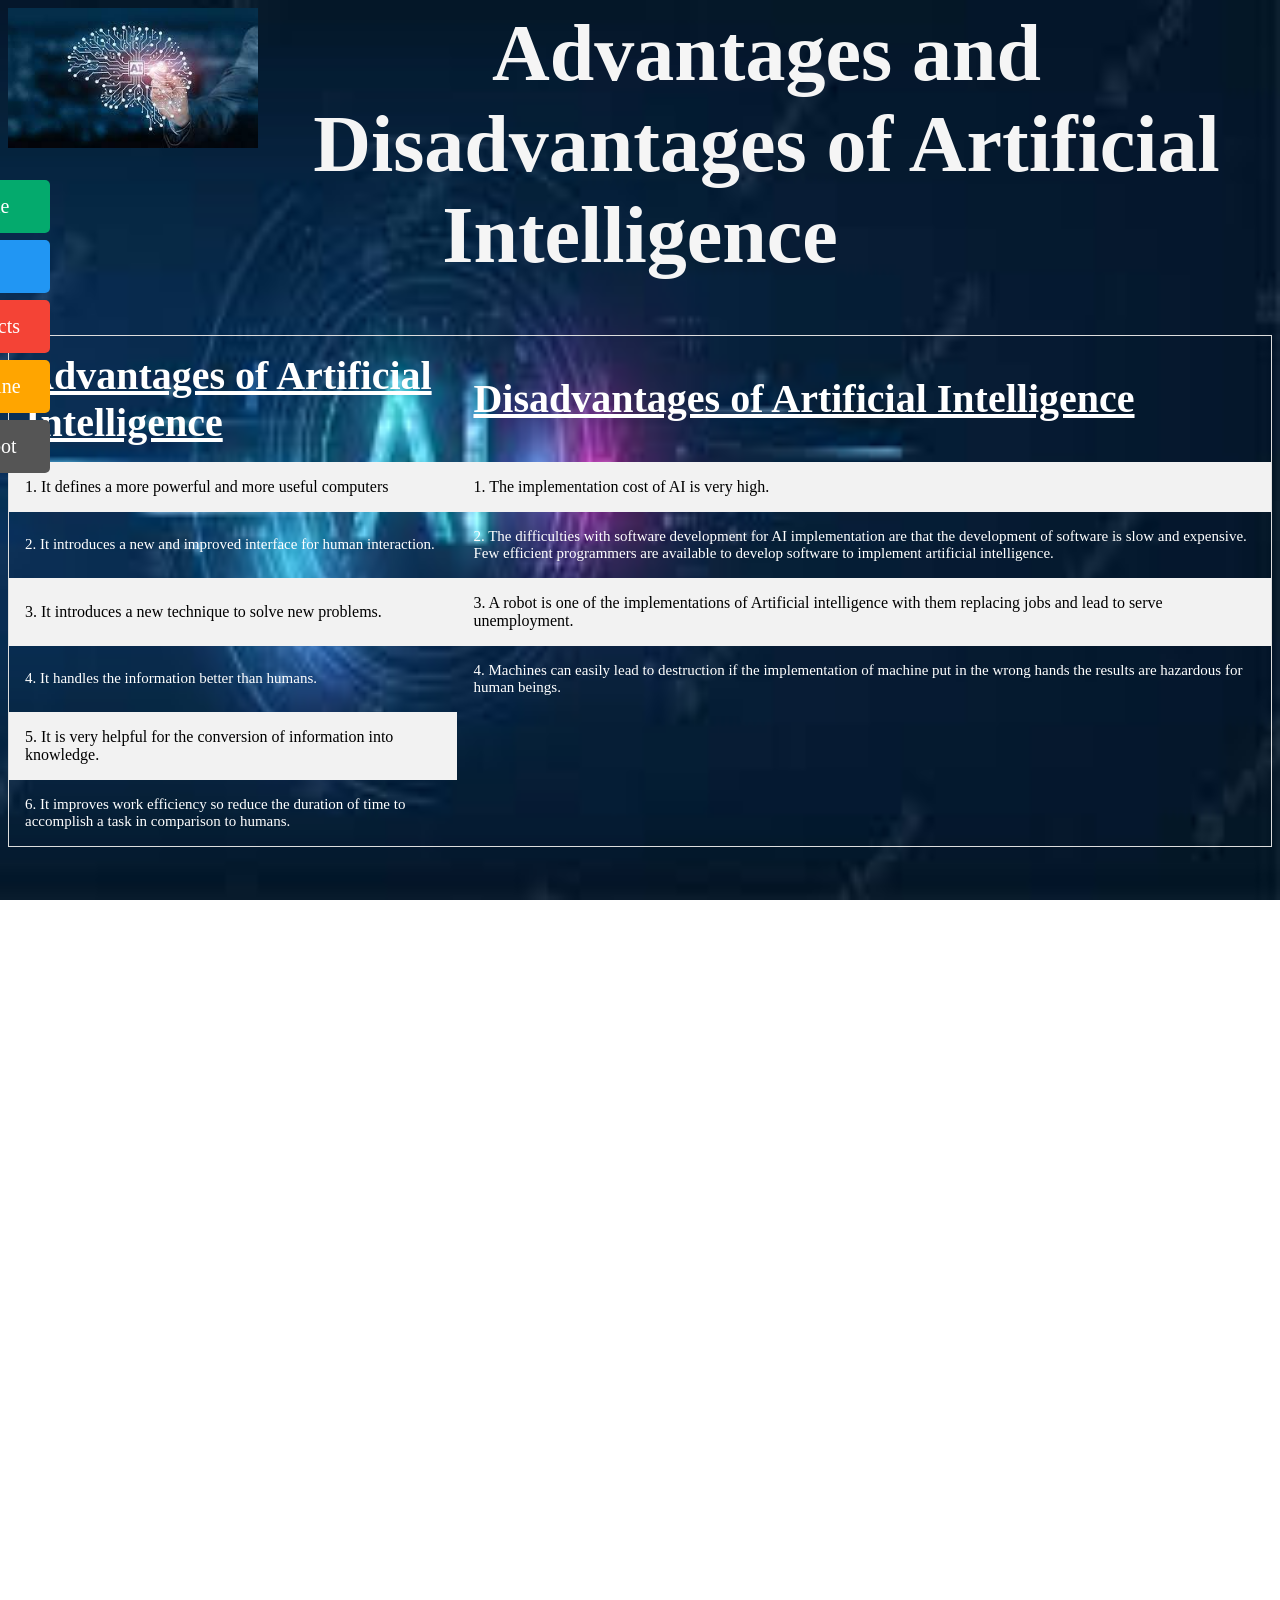
<file: AI.html>
<html>
  <head>
	<title>AI</title>
    <link rel="icon" type="image/x-icon" href="AI LOGO.png">
  <link href="https://fonts.googleapis.com/css2?family=Anton&display=swap" rel="stylesheet">
 <link href="https://fonts.googleapis.com/css2?family=Montserrat:wght@900&display=swap" rel="stylesheet">
  </head>
  <body >

    <div class="geeks">
        <img src=
"download.jfif""height="250" width="250"
            alt="Geeks Image" 
            align='left'>
    </div>

	<center>
    
<style>
  #mySidenav a {
  position: absolute;
  left: -80px;
  transition: 0.3s;
  padding: 15px;
  width: 100px;
  text-decoration: none;
  font-size: 20px;
  color: white;
  border-radius: 0 5px 5px 0;
}

#mySidenav a:hover {
  left: 0;
}

#about {
  top: 180px;
  background-color: #04AA6D;

}
#blog {
  top: 240px;
  background-color: #2196F3;
}

#projects {
  top: 300px;
  background-color: #f44336;
}
#timeline {
  top: 360px;
  background-color:#ffa500
}
#contact {
  top: 420px;
  background-color: #555
}
 

.content {
  padding: 100px 0;
  margin: 50px auto 0 auto;
  width: 80%;
}
     body {
       background-image: url('download (1).jfif');
  background-repeat: no-repeat;
  background-attachment: fixed; 
  background-size: 100% 100%;
}
    .geeks:hover img {
        transform: scale(1.5);
         transition: 0.5s all ease-in-out;
    

       }
          
    
  table {
  border-collapse: collapse;
  border-spacing: 0;
  width: 100%;
  border: 1px solid #ddd;
}

th, td {
  text-align: left;
  padding: 16px;
}

tr:nth-child(even) {
  background-color: #f2f2f2;
}

    
 

</style>
</head>
<body>

<h1 style="font-size:80px;font-family:Segoe Script;color: whitesmoke;">Advantages and Disadvantages of Artificial Intelligence</h1>
 
<table>
  <tr>
    <th style="font-size:40px;font-family:Calibri;color: white;"><u><b>Advantages of Artificial Intelligence</b></u></th>
    <th style="font-size:40px;font-family:Calibri;color: white;"><u><b>Disadvantages of Artificial Intelligence</b></u></th>
 
  </tr>
  <tr>
    <td >1.  It defines a more powerful and more useful computers</td>
    <td >1. The implementation cost of AI is very high.</td>
   
  </tr>
  <tr>
    <td style="font-size:15px;font-family:Calibri;color: white;">2. It introduces a new and improved interface for human interaction.</td>
    <td style="font-size:15px;font-family:Calibri;color: white;">2. The difficulties with software development for AI implementation are that the development of software is slow and expensive. Few efficient programmers are available to develop software to implement artificial intelligence.</td>

  </tr>

    <tr>
    <td>3. It introduces a new technique to solve new problems.</td>
    <td >3. A robot is one of the implementations of Artificial intelligence with them replacing jobs and lead to serve unemployment.</td>

  </tr>

    <tr>
    <td style="font-size:15px;font-family:Calibri;color: white;">4. It handles the information better than humans.</td>
    <td style="font-size:15px;font-family:Calibri;color: white;">4. Machines can easily lead to destruction if the implementation of machine put in the wrong hands the results are hazardous for human beings.</td>

  </tr>

    <tr>
    <td >5. It is very helpful for the conversion of information into knowledge.</td>
   

  </tr>


    <tr>
    <td style="font-size:15px;font-family:Calibri;color: white;">6. It improves work efficiency so reduce the duration of time to accomplish a task in comparison to humans.</td>
   

  </tr>
 
</table>
</style>
 <b>
   <div class="ul">
  <u style="font-size:80px;font-family:Segoe Script;color: white;"><i><b>	<p style="font-size:80px;font-family:Segoe Script;color: white;">What is Artificial Intelligence ?</p></u></i></b>
    </b></div>

    <p style="font-size:60px;font-family:COPPERPLATE;color: white;"> Artificial intelligence refers to the simulation of human intelligence in a machine that is programmed to think like humans. The idea of artificial intelligence initially begins by the computer scientist from 1943 to 1956. A model proposed by Alan Turing which is known as the Turing test. A Turing test is an algorithm that computes the data similar to human nature and behavior for proper response.

Since this Turing test proposed by Alan Turing which plays one of the most important roles in the development of artificial intelligence, So Alan Turing is known as the father of artificial intelligence. This test is based on the principle of human intelligence defined by a machine and execute the task simpler than the human.  

The goal of artificial intelligence includes learning, reasoning, and Perception. As technology advances the machine that calculates basic operation recognized by a specific type of system which requires a machine to optimize through embodied artificial intelligence. So we can say that artificial intelligence is beneficial for different industries where machines are wired for performing complex tasks with the help of artificial intelligence. The artificial intelligence approaches also in mathematics, computer science, linguistics, psychology, space science and so more.<p/> 
 <style>
/* width */
::-webkit-scrollbar {
  width: 15px;
}

/* Track */
::-webkit-scrollbar-track {
  box-shadow: inset 0 0 5px grey; 
  border-radius: 10px;
}
 
/* Handle */
::-webkit-scrollbar-thumb {
  background: blueviolet; 
  border-radius: 10px;
}

/* Handle on hover */
::-webkit-scrollbar-thumb:hover {
  background: #b30000; 
}
</style>
  
	<hr size=5 color=white >
  	<div style="font-size:30;font-family:Segoe Print;color:white">
     <b>Designed by ---Jaspal Kaur Public School</b>
     </div>
   	<hr size=5 color=white >
<div id="mySidenav" class="sidenav">
  <a href="index.html" id="about">Home</a>
  <a href="AI.html" id="blog">AI</a>
  <a href="product.html" id="projects">Products</a>
  <a href="timeline.html" id="timeline">Timeline</a>
  <a href="chatbot.html" id="contact">Chatbot</a>
</div>

    	</body>
</html>
</file>
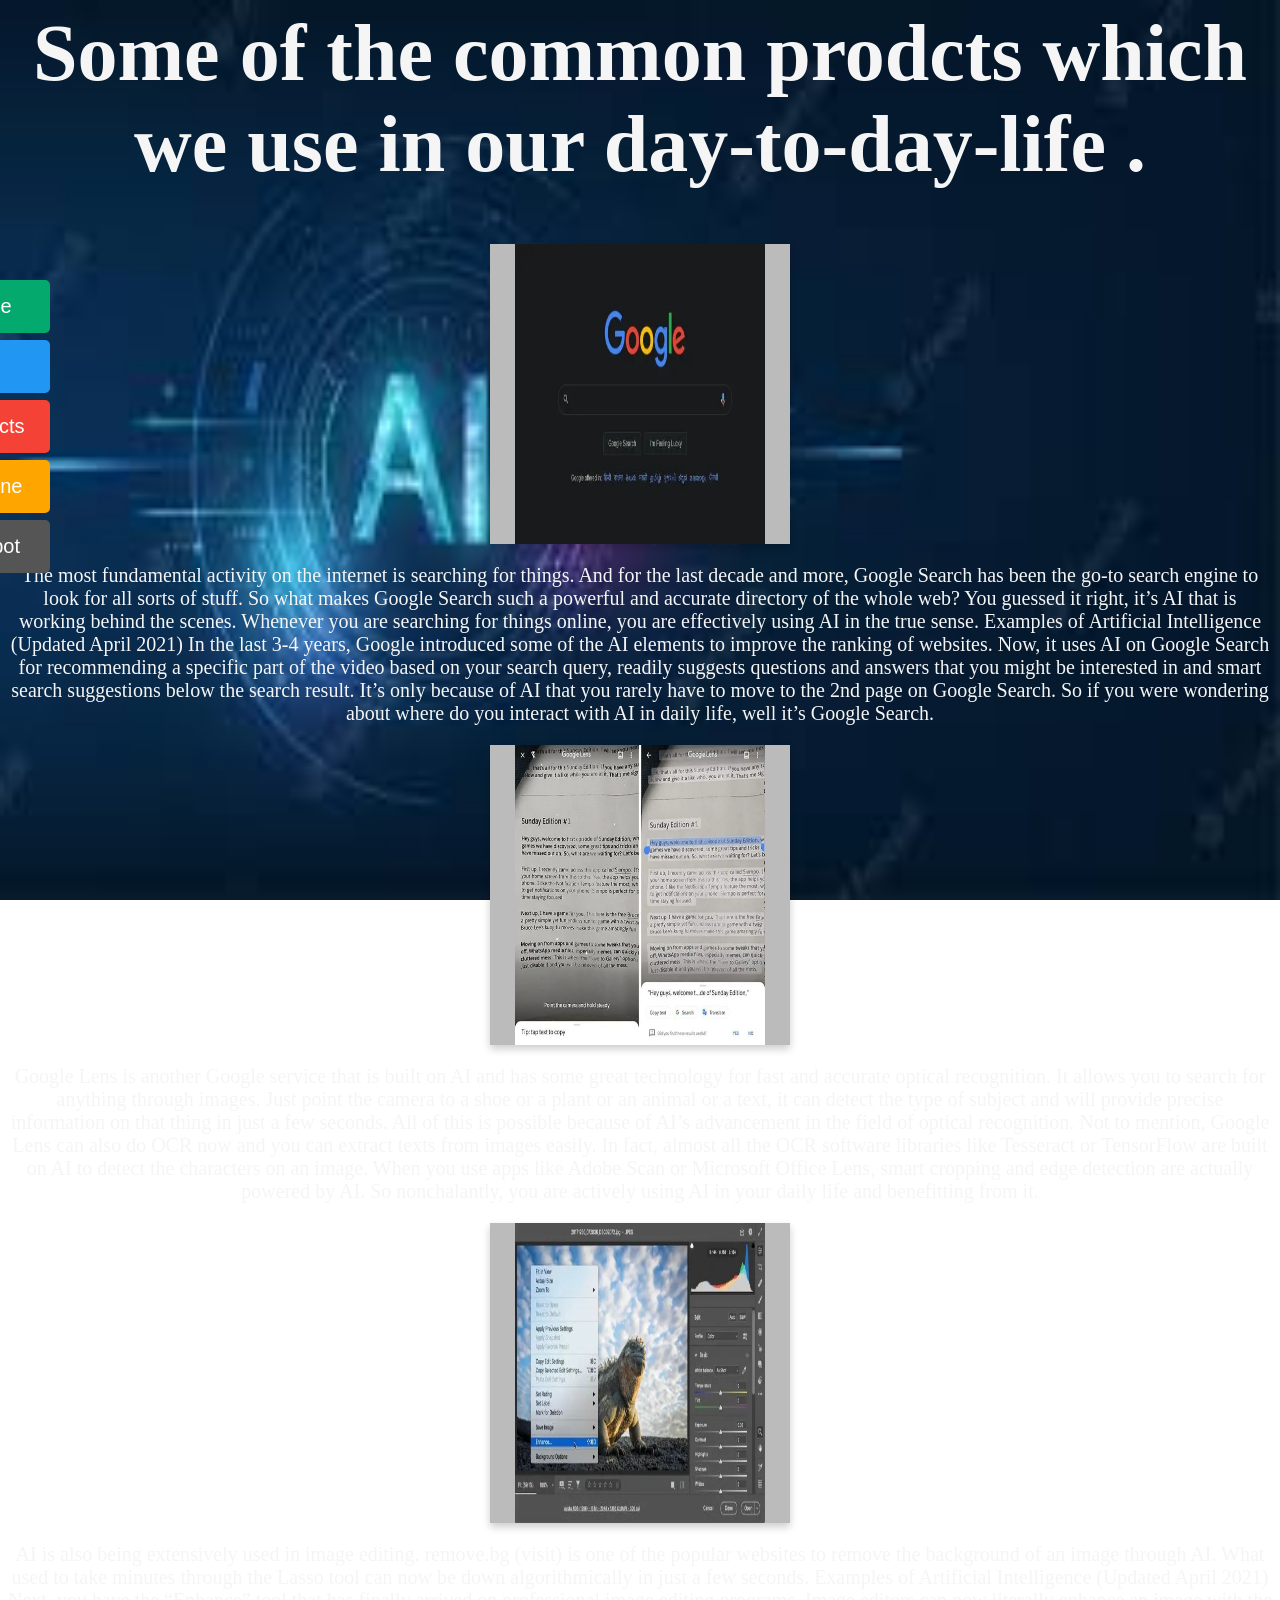
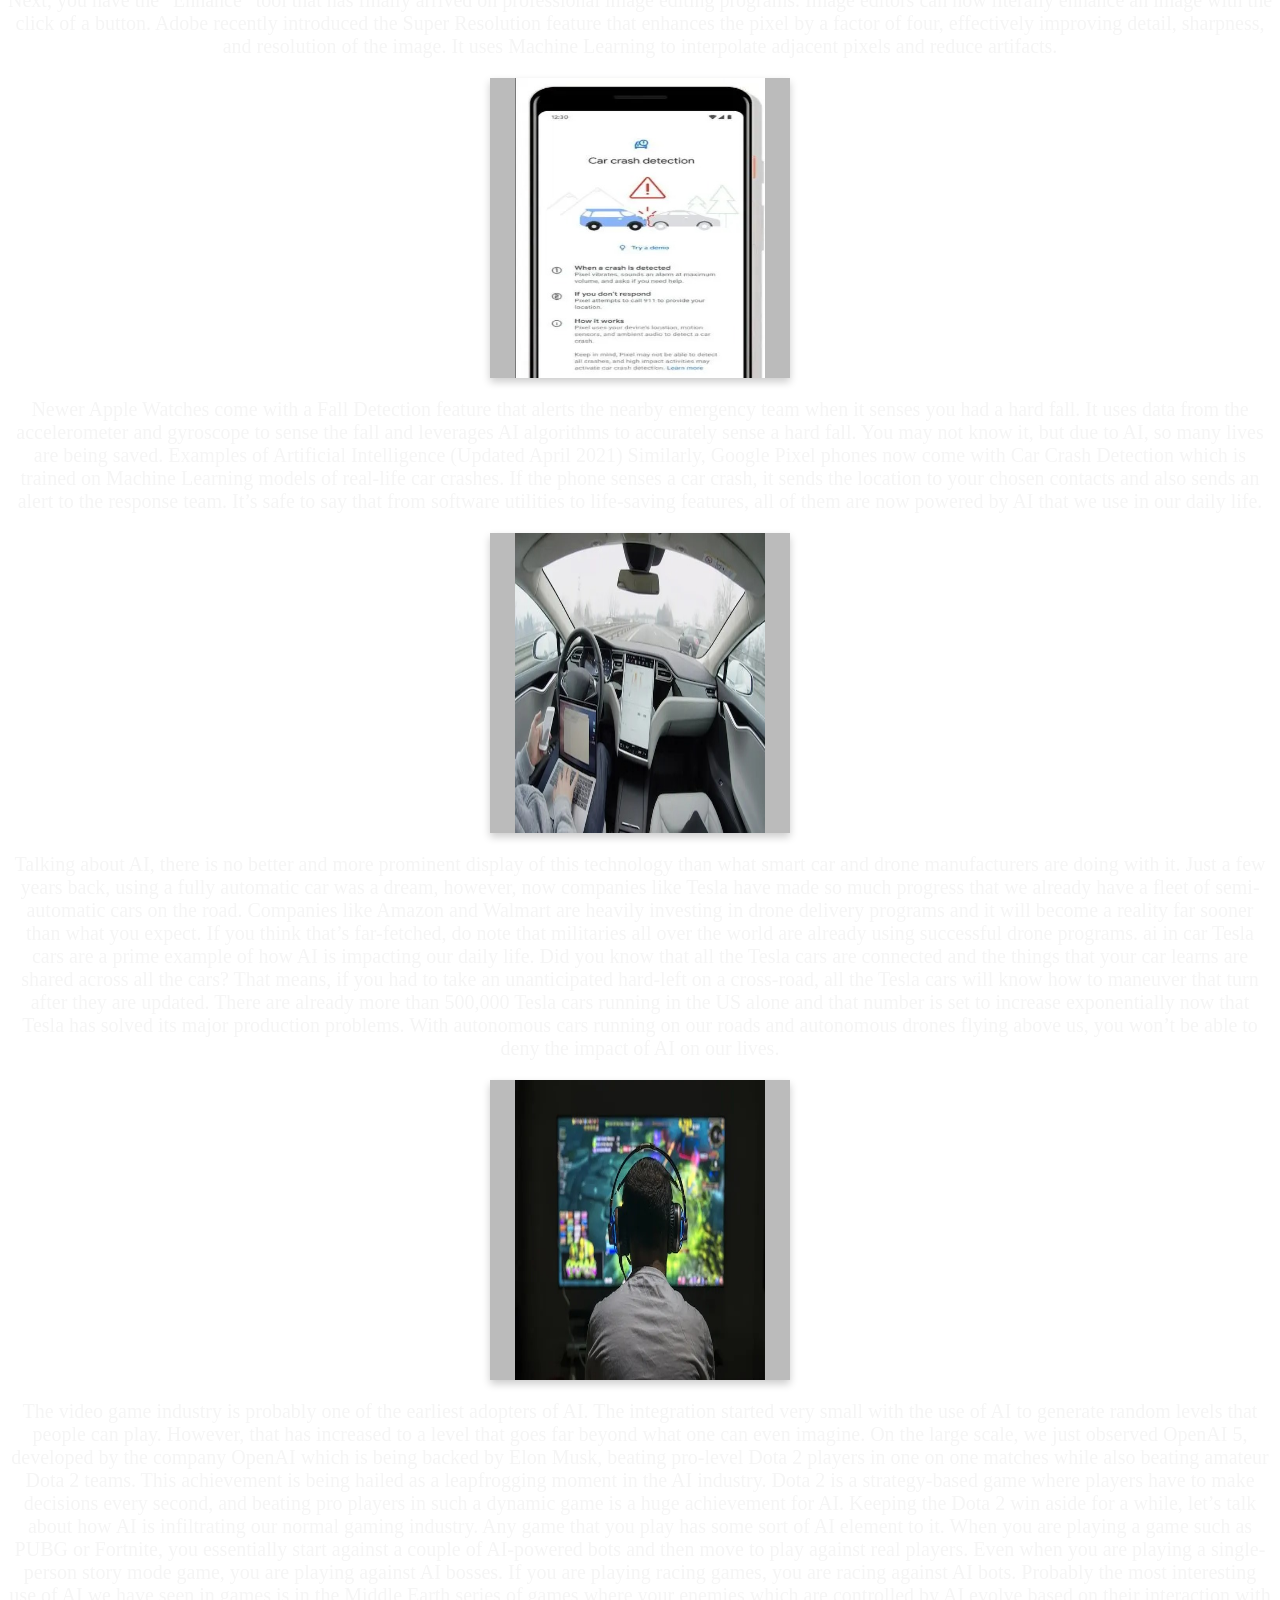
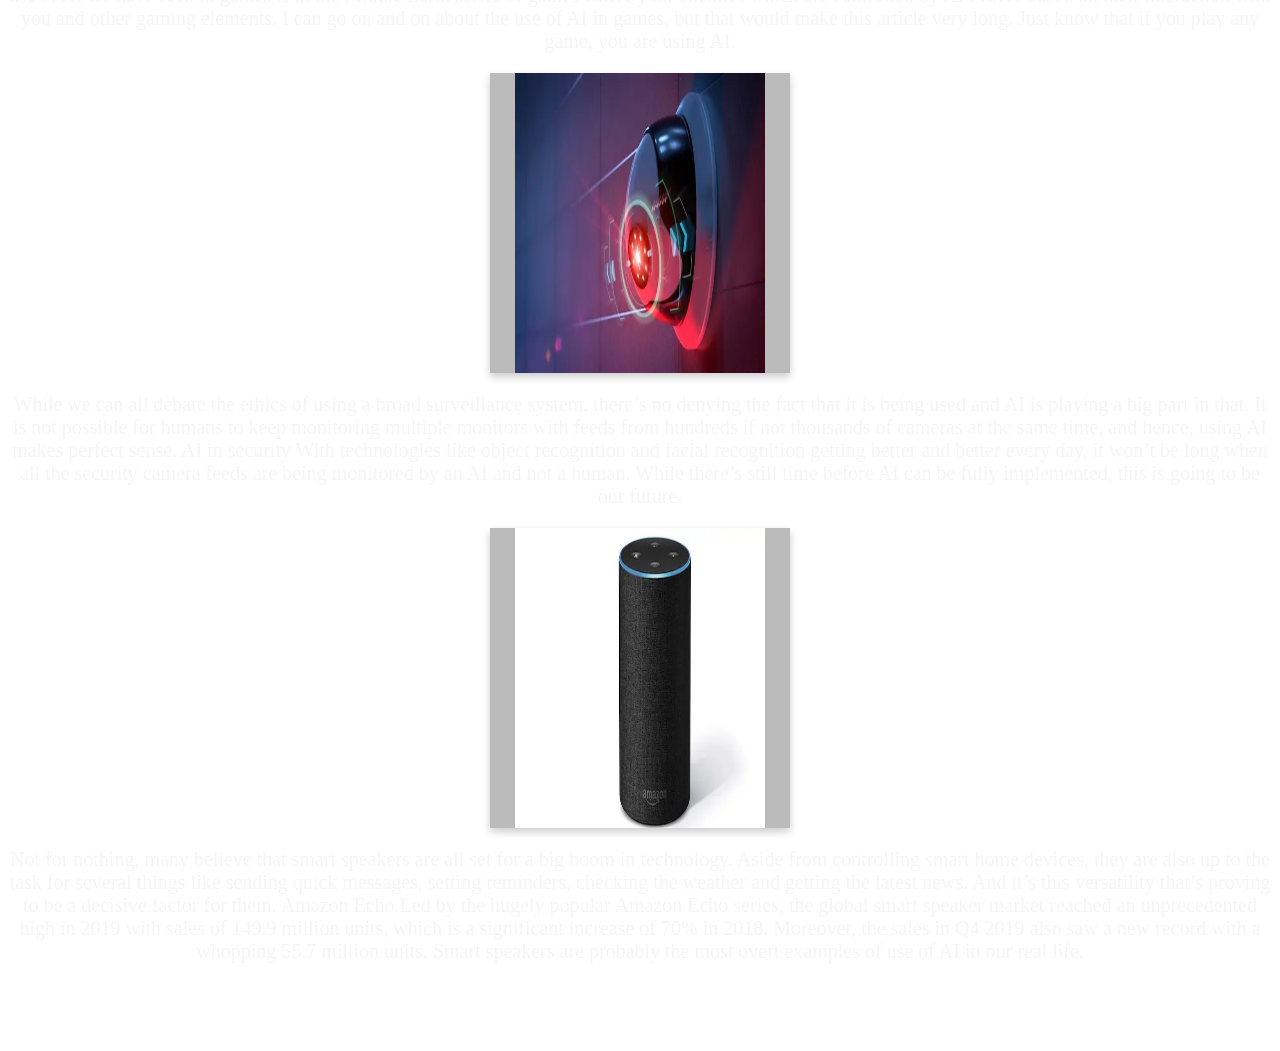
<file: product.html>
<html>
  <head>
	<title>Products </title>
    <link rel="icon" type="image/x-icon" href="AI LOGO.png">
  <link href="https://fonts.googleapis.com/css2?family=Anton&display=swap" rel="stylesheet">
 <link href="https://fonts.googleapis.com/css2?family=Montserrat:wght@900&display=swap" rel="stylesheet">
  </head>
  <body >

   

	<center>
    
<style>




  
  #mySidenav a {
  position: absolute;
  left: -80px;
  transition: 0.3s;
  padding: 15px;
  width: 100px;
  text-decoration: none;
  font-size: 20px;
  color: white;
  border-radius: 0 5px 5px 0;
}

#mySidenav a:hover {
  left: 0;
}

#about {
  top: 280px;
  background-color: #04AA6D;

}
#blog {
  top: 340px;
  background-color: #2196F3;
}

#projects {
  top: 400px;
  background-color: #f44336;
}
#timeline {
  top: 460px;
  background-color: #ffa500
}
#contact {
  top: 520px;
  background-color: #555
}
 

.content {
  padding: 100px 0;
  margin: 50px auto 0 auto;
  width: 80%;
}
     body {
       background-image: url('download (1).jfif');
  background-repeat: no-repeat;
  background-attachment: fixed; 
  background-size: 100% 100%;
}
  
          
    

    
 

</style>
</head>
<body>

<h1 style="font-size:80px;font-family:Segoe Script;color: whitesmoke;">Some of the common prodcts which we use in our day-to-day-life .</h1>
 

</style>

  <style>
/* width */
::-webkit-scrollbar {
  width: 15px;
}

/* Track */
::-webkit-scrollbar-track {
  box-shadow: inset 0 0 5px grey; 
  border-radius: 10px;
}
 
/* Handle */
::-webkit-scrollbar-thumb {
  background:blueviolet; 
  border-radius: 10px;
}

/* Handle on hover */
::-webkit-scrollbar-thumb:hover {
  background: #b30000; 
}
</style>
</head>  
<style>
body {
  font-family: Arial, Helvetica, sans-serif;
}

.flip-card {
  background-color: transparent;
  width: 300px;
  height: 300px;
  perspective: 1000px;
}

.flip-card-inner {
  position: relative;
  width: 100%;
  height: 100%;
  text-align: center;
  transition: transform 0.6s;
  transform-style: preserve-3d;
  box-shadow: 0 4px 8px 0 rgba(0,0,0,0.2);
}

.flip-card:hover .flip-card-inner {
  transform: rotateY(180deg);
}

.flip-card-front, .flip-card-back {
  position: absolute;
  width: 100%;
  height: 100%;
  -webkit-backface-visibility: hidden;
  backface-visibility: hidden;
}

.flip-card-front {
  background-color: #bbb;
  color: black;
}

.flip-card-back {
  background-color:LightSalmon ;
  color: white;
  transform: rotateY(180deg);
}
</style>
</head>
<body>
<center>

<div class="flip-card">
  <div class="flip-card-inner">
    <div class="flip-card-front">
      <img src="WhatsApp Image 2022-10-01 at 10.21.20 PM.jpeg" alt="Avatar" style="width:250px;height:300px;">
    </div>
    <div class="flip-card-back">
      <h1 style="font-size:80px;font-family:calbri;color: black;">Google Search</h1> 
  
    </div>
  </div>
</div>

   <p style="font-size:20px;font-family:calbri;color: whitesmoke;">The most fundamental activity on the internet is searching for things. And for the last decade and more, Google Search has been the go-to search engine to look for all sorts of stuff. So what makes Google Search such a powerful and accurate directory of the whole web? You guessed it right, it’s AI that is working behind the scenes. Whenever you are searching for things online, you are effectively using AI in the true sense.

Examples of Artificial Intelligence (Updated April 2021)
In the last 3-4 years, Google introduced some of the AI elements to improve the ranking of websites. Now, it uses AI on Google Search for recommending a specific part of the video based on your search query, readily suggests questions and answers that you might be interested in and smart search suggestions below the search result. It’s only because of AI that you rarely have to move to the 2nd page on Google Search. So if you were wondering about where do you interact with AI in daily life, well it’s Google Search.</p>


<div class="flip-card">
  <div class="flip-card-inner">
    <div class="flip-card-front">
      <img src="google lens and OCR.jpeg" alt="Avatar" style="width:250px;height:300px;">
    </div>
    <div class="flip-card-back">
     
     	 <h1 style="font-size:60px;font-family:calbri;color: black;">Google Lens and OCR</h1>
      
    </div>
  </div>
</div>
 <p style="font-size:20px;font-family:calbri;color: whitesmoke;">Google Lens is another Google service that is built on AI and has some great technology for fast and accurate optical recognition. It allows you to search for anything through images. Just point the camera to a shoe or a plant or an animal or a text, it can detect the type of subject and will provide precise information on that thing in just a few seconds. All of this is possible because of AI’s advancement in the field of optical recognition.


Not to mention, Google Lens can also do OCR now and you can extract texts from images easily. In fact, almost all the OCR software libraries like Tesseract or TensorFlow are built on AI to detect the characters on an image. When you use apps like Adobe Scan or Microsoft Office Lens, smart cropping and edge detection are actually powered by AI. So nonchalantly, you are actively using AI in your daily life and benefitting from it.</p>





<div class="flip-card">
  <div class="flip-card-inner">
    <div class="flip-card-front">
      <img src="Image Editing.jpeg" alt="Avatar" style="width:250px;height:300px;">
    </div>
    <div class="flip-card-back">
     
     	 <h1 style="font-size:40px;font-family:calbri;color: black;">Image Editing — Remove Background & Enhance Resolution</h1>
      
    </div>
  </div>
</div>
 <p style="font-size:20px;font-family:calbri;color: whitesmoke;">AI is also being extensively used in image editing. remove.bg (visit) is one of the popular websites to remove the background of an image through AI. What used to take minutes through the Lasso tool can now be down algorithmically in just a few seconds.

Examples of Artificial Intelligence (Updated April 2021)
Next, you have the “Enhance” tool that has finally arrived on professional image editing programs. Image editors can now literally enhance an image with the click of a button. Adobe recently introduced the Super Resolution feature that enhances the pixel by a factor of four, effectively improving detail, sharpness, and resolution of the image. It uses Machine Learning to interpolate adjacent pixels and reduce artifacts.</p>




<div class="flip-card">
  <div class="flip-card-inner">
    <div class="flip-card-front">
      <img src="Fall Detection.jpeg" alt="Avatar" style="width:250px;height:300px;">
    </div>
    <div class="flip-card-back">
     
     	 <h1 style="font-size:40px;font-family:calbri;color: black;">Fall Detection and Car Crash Detection</h1>
      
    </div>
  </div>
</div>
 <p style="font-size:20px;font-family:calbri;color: whitesmoke;">Newer Apple Watches come with a Fall Detection feature that alerts the nearby emergency team when it senses you had a hard fall. It uses data from the accelerometer and gyroscope to sense the fall and leverages AI algorithms to accurately sense a hard fall. You may not know it, but due to AI, so many lives are being saved.

Examples of Artificial Intelligence (Updated April 2021)
Similarly, Google Pixel phones now come with Car Crash Detection which is trained on Machine Learning models of real-life car crashes. If the phone senses a car crash, it sends the location to your chosen contacts and also sends an alert to the response team. It’s safe to say that from software utilities to life-saving features, all of them are now powered by AI that we use in our daily life.</p>
  





<div class="flip-card">
  <div class="flip-card-inner">
    <div class="flip-card-front">
      <img src="Smart cars and drones.jpeg" alt="Avatar" style="width:250px;height:300px;">
    </div>
    <div class="flip-card-back">
     
     	 <h1 style="font-size:60px;font-family:calbri;color: black;">Smart Cars and Drones</h1>
      
    </div>
  </div>
</div>
 <p style="font-size:20px;font-family:calbri;color: whitesmoke;">Talking about AI, there is no better and more prominent display of this technology than what smart car and drone manufacturers are doing with it. Just a few years back, using a fully automatic car was a dream, however, now companies like Tesla have made so much progress that we already have a fleet of semi-automatic cars on the road.

Companies like Amazon and Walmart are heavily investing in drone delivery programs and it will become a reality far sooner than what you expect. If you think that’s far-fetched, do note that militaries all over the world are already using successful drone programs.

ai in car
Tesla cars are a prime example of how AI is impacting our daily life. Did you know that all the Tesla cars are connected and the things that your car learns are shared across all the cars? That means, if you had to take an unanticipated hard-left on a cross-road, all the Tesla cars will know how to maneuver that turn after they are updated. There are already more than 500,000 Tesla cars running in the US alone and that number is set to increase exponentially now that Tesla has solved its major production problems. With autonomous cars running on our roads and autonomous drones flying above us, you won’t be able to deny the impact of AI on our lives.</p>











<div class="flip-card">
  <div class="flip-card-inner">
    <div class="flip-card-front">
      <img src="Video games.jpeg" alt="Avatar" style="width:250px;height:300px;">
    </div>
    <div class="flip-card-back">
     
     	 <h1 style="font-size:80px;font-family:calbri;color: black;">Video Games</h1>
      
    </div>
  </div>
</div>
 <p style="font-size:20px;font-family:calbri;color: whitesmoke;"> The video game industry is probably one of the earliest adopters of AI. The integration started very small with the use of AI to generate random levels that people can play. However, that has increased to a level that goes far beyond what one can even imagine.

On the large scale, we just observed OpenAI 5, developed by the company OpenAI which is being backed by Elon Musk, beating pro-level Dota 2 players in one on one matches while also beating amateur Dota 2 teams. This achievement is being hailed as a leapfrogging moment in the AI industry. Dota 2 is a strategy-based game where players have to make decisions every second, and beating pro players in such a dynamic game is a huge achievement for AI.
 Keeping the Dota 2 win aside for a while, let’s talk about how AI is infiltrating our normal gaming industry. Any game that you play has some sort of AI element to it. When you are playing a game such as PUBG or Fortnite, you essentially start against a couple of AI-powered bots and then move to play against real players. Even when you are playing a single-person story mode game, you are playing against AI bosses.

If you are playing racing games, you are racing against AI bots. Probably the most interesting use of AI we have seen in games is in the Middle Earth series of games where your enemies which are controlled by AI evolve based on their interaction with you and other gaming elements. I can go on and on about the use of AI in games, but that would make this article very long. Just know that if you play any game, you are using AI.</p>







<div class="flip-card">
  <div class="flip-card-inner">
    <div class="flip-card-front">
      <img src="Security and Surveilence.jpeg" alt="Avatar" style="width:250px;height:300px;">
    </div>
    <div class="flip-card-back">
     
     	 <h1 style="font-size:50px;font-family:calbri;color: black;">Security and Surveillance</h1>
      
    </div>
  </div>
</div>
 <p style="font-size:20px;font-family:calbri;color: whitesmoke;">While we can all debate the ethics of using a broad surveillance system, there’s no denying the fact that it is being used and AI is playing a big part in that. It is not possible for humans to keep monitoring multiple monitors with feeds from hundreds if not thousands of cameras at the same time, and hence, using AI makes perfect sense.

AI in security
With technologies like object recognition and facial recognition getting better and better every day, it won’t be long when all the security camera feeds are being monitored by an AI and not a human. While there’s still time before AI can be fully implemented, this is going to be our future.</p>







<div class="flip-card">
  <div class="flip-card-inner">
    <div class="flip-card-front">
      <img src="Smart speakers.jpeg" alt="Avatar" style="width:250px;height:300px;">
    </div>
    <div class="flip-card-back">
     
     	 <h1 style="font-size:70px;font-family:calbri;color: black;">Smart Speakers</h1>
      
    </div>
  </div>
</div>
 <p style="font-size:20px;font-family:calbri;color: whitesmoke;">Not for nothing, many believe that smart speakers are all set for a big boom in technology. Aside from controlling smart home devices, they are also up to the task for several things like sending quick messages, setting reminders, checking the weather and getting the latest news. And it’s this versatility that’s proving to be a decisive factor for them.

Amazon Echo
Led by the hugely popular Amazon Echo series, the global smart speaker market reached an unprecedented high in 2019 with sales of 149.9 million units, which is a significant increase of 70% in 2018. Moreover, the sales in Q4 2019 also saw a new record with a whopping 55.7 million units. Smart speakers are probably the most overt examples of use of AI in our real life.</p>
  








  
  
</center>


	<hr size=5 color=white >
  	<div style="font-size:30;font-family:Segoe Print;color:white">
     <b>Designed by ---Jaspal Kaur Public School</b>
     </div>
   	<hr size=5 color=white >
<div id="mySidenav" class="sidenav">
  <a href="index.html" id="about">Home</a>
  <a href="AI.html" id="blog">AI</a>
  <a href="product.html" id="projects">Products</a>
  <a href="timeline.html" id="timeline">Timeline</a>
  <a href="chatbot.html" id="contact">Chatbot</a>
</div>

    	</body>
</html>
</file>
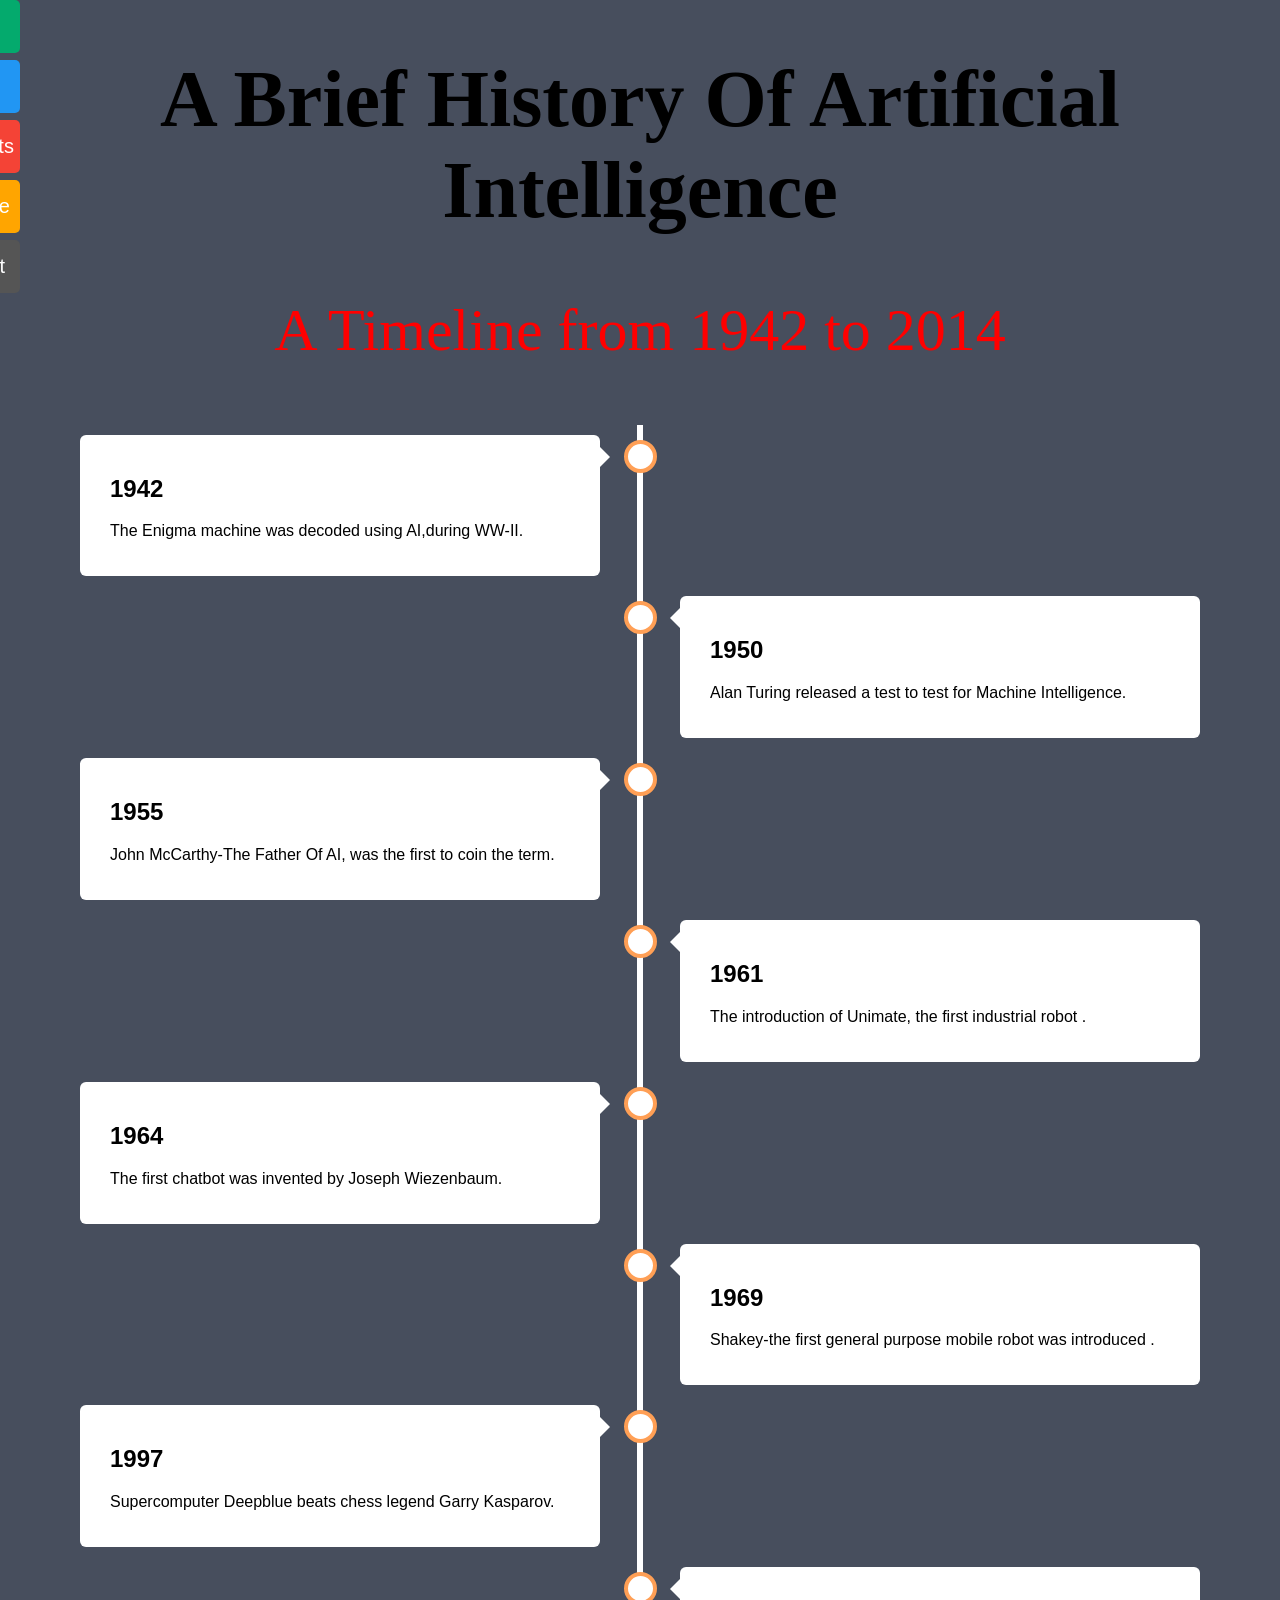
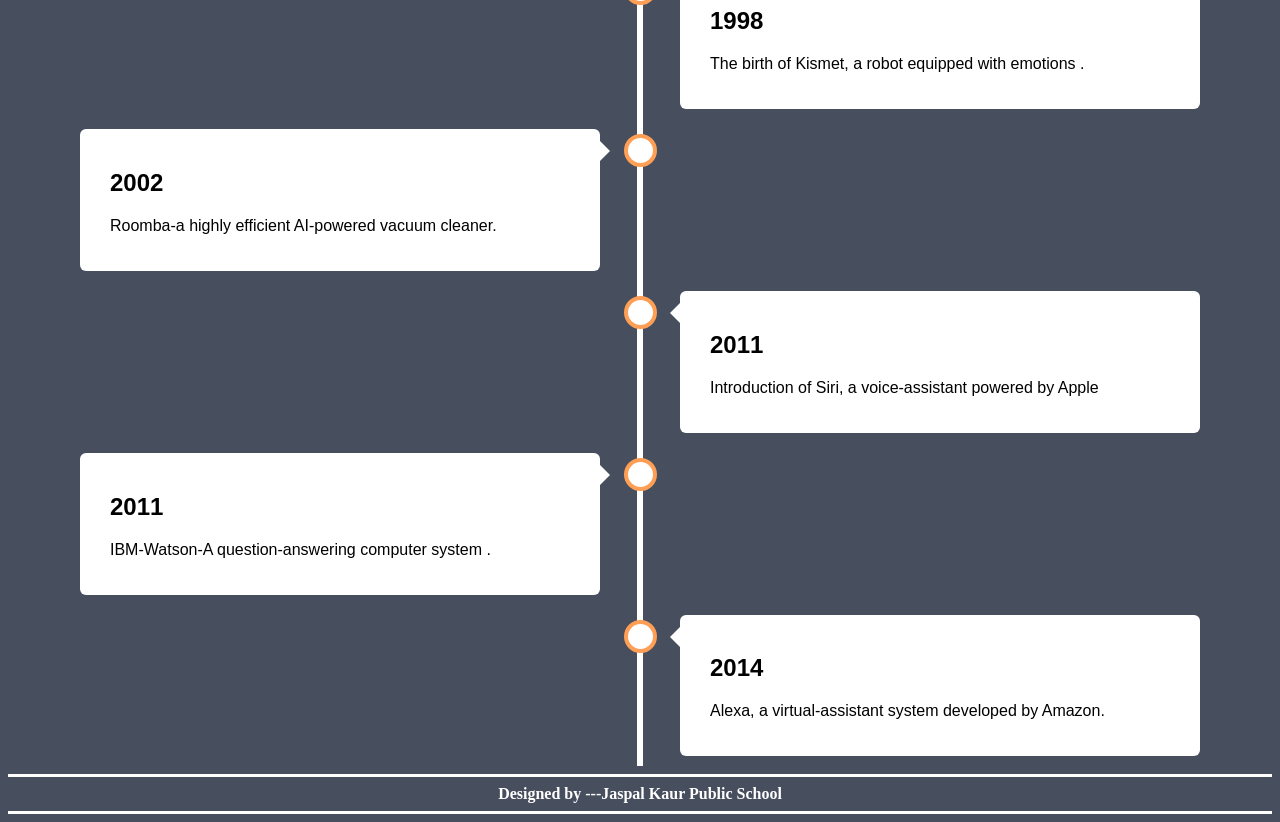
<file: timeline.html>
<!DOCTYPE html>
<html>
<head>
  <title>Timeline </title>
<meta name="viewport" content="width=device-width, initial-scale=1.0">
  
  <link rel="icon" type="image/x-icon" href="AI LOGO.png">
<style>
* {
  box-sizing: border-box;
}

body {
  background-color: #474e5d;
  font-family: Helvetica, sans-serif;
}

/* The actual timeline (the vertical ruler) */
.timeline {
  position: relative;
  max-width: 1200px;
  margin: 0 auto;
}

/* The actual timeline (the vertical ruler) */
.timeline::after {
  content: '';
  position: absolute;
  width: 6px;
  background-color: white;
  top: 0;
  bottom: 0;
  left: 50%;
  margin-left: -3px;
}

/* Container around content */
.container {
  padding: 10px 40px;
  position: relative;
  background-color: inherit;
  width: 50%;
}

/* The circles on the timeline */
.container::after {
  content: '';
  position: absolute;
  width: 25px;
  height: 25px;
  right: -17px;
  background-color: white;
  border: 4px solid #FF9F55;
  top: 15px;
  border-radius: 50%;
  z-index: 1;
}

/* Place the container to the left */
.left {
  left: 0;
}

/* Place the container to the right */
.right {
  left: 50%;
}

/* Add arrows to the left container (pointing right) */
.left::before {
  content: " ";
  height: 0;
  position: absolute;
  top: 22px;
  width: 0;
  z-index: 1;
  right: 30px;
  border: medium solid white;
  border-width: 10px 0 10px 10px;
  border-color: transparent transparent transparent white;
}

/* Add arrows to the right container (pointing left) */
.right::before {
  content: " ";
  height: 0;
  position: absolute;
  top: 22px;
  width: 0;
  z-index: 1;
  left: 30px;
  border: medium solid white;
  border-width: 10px 10px 10px 0;
  border-color: transparent white transparent transparent;
}

/* Fix the circle for containers on the right side */
.right::after {
  left: -16px;
}

/* The actual content */
.content {
  padding: 20px 30px;
  background-color: white;
  position: relative;
  border-radius: 6px;
}

/* Media queries - Responsive timeline on screens less than 600px wide */
@media screen and (max-width: 600px) {
  /* Place the timelime to the left */
  .timeline::after {
  left: 31px;
  }
  
  /* Full-width containers */
  .container {
  width: 100%;
  padding-left: 70px;
  padding-right: 25px;
  }
  
  /* Make sure that all arrows are pointing leftwards */
  .container::before {
  left: 60px;
  border: medium solid white;
  border-width: 10px 10px 10px 0;
  border-color: transparent white transparent transparent;
  }

  /* Make sure all circles are at the same spot */
  .left::after, .right::after {
  left: 15px;
  }
  
  /* Make all right containers behave like the left ones */
  .right {
  left: 0%;
  }
}
</style>
</head>
<body>
  <style>




  
  #mySidenav a {
  position: absolute;
  left: -80px;
  transition: 0.3s;
  padding: 15px;
  width: 100px;
  text-decoration: none;
  font-size: 20px;
  color: white;
  border-radius: 0 5px 5px 0;
}

#mySidenav a:hover {
  left: 0;
}

#about {
  top: 0px;
  background-color: #04AA6D;

}
#blog {
  top: 60px;
  background-color: #2196F3;
}

#projects {
  top: 120px;
  background-color: #f44336;
}
#timeline {
  top: 180px;
  background-color: #ffa500
}
#contact {
  top: 240px;
  background-color: #555
}
 


     
  
          
    

    
 

</style>
  <center>
<h1 style="font-size:80px;font-family:calbri;color: black;">A Brief History Of Artificial Intelligence</h1>
<p style="font-size:60px;font-family:calbri;color: red;"> A Timeline from 1942 to 2014</p>

 </center>
<div class="timeline">
  <div class="container left">
    <div class="content">
      <h2>1942</h2>
      <p>The Enigma machine was decoded using AI,during WW-II.</p>
    </div>
  </div>
  <div class="container right">
    <div class="content">
      <h2>1950</h2>
      <p>Alan Turing released a test to test for Machine Intelligence.</p>
    </div>
  </div>
  <div class="container left">
    <div class="content">
      <h2>1955</h2>
      <p>John McCarthy-The Father Of AI, was the first to coin the term.</p>
    </div>
  </div>
  <div class="container right">
    <div class="content">
      <h2>1961</h2>
      <p>The introduction of Unimate, the first industrial robot .</p>
    </div>
  </div>
  <div class="container left">
    <div class="content">
      <h2>1964</h2>
      <p>The first chatbot was invented by Joseph Wiezenbaum.</p>
    </div>
  </div>
  <div class="container right">
    <div class="content">
      <h2>1969</h2>
      <p>Shakey-the first general purpose mobile robot was introduced .</p>
    </div>
  </div>


   <div class="container left">
    <div class="content">
      <h2>1997</h2>
      <p>Supercomputer Deepblue beats chess legend Garry Kasparov.</p>
    </div>
  </div>


 <div class="container right">
    <div class="content">
      <h2>1998</h2>
      <p>The birth of Kismet, a robot equipped with emotions .</p>
    </div>
  </div>



   <div class="container left">
    <div class="content">
      <h2>2002</h2>
      <p>Roomba-a highly efficient AI-powered vacuum cleaner.</p>
    </div>
  </div>


  
 <div class="container right">
    <div class="content">
      <h2>2011</h2>
      <p>Introduction of Siri, a voice-assistant powered by Apple</p>
    </div>
  </div>


 <div class="container left">
    <div class="content">
      <h2>2011</h2>
      <p>IBM-Watson-A question-answering computer system .</p>
    </div>
  </div>


 <div class="container right">
    <div class="content">
      <h2>2014</h2>
      <p>Alexa, a virtual-assistant system developed by Amazon.</p>
    </div>
  </div>


  

  
</div>

<center>
  <hr size=5 color=white >
  	<div style="font-size:30;font-family:Segoe Print;color:white">
     <b>Designed by ---Jaspal Kaur Public School</b>
     </div>
   	<hr size=5 color=white >
  </center>
<div id="mySidenav" class="sidenav">
  <a href="index.html" id="about">Home</a>
  <a href="AI.html" id="blog">AI</a>
  <a href="product.html" id="projects">Products</a>
  <a href="timeline.html" id="timeline">Timeline</a>
  <a href="chatbot.html" id="contact">Chatbot</a>
</div>

</body>
</html>
</file>
